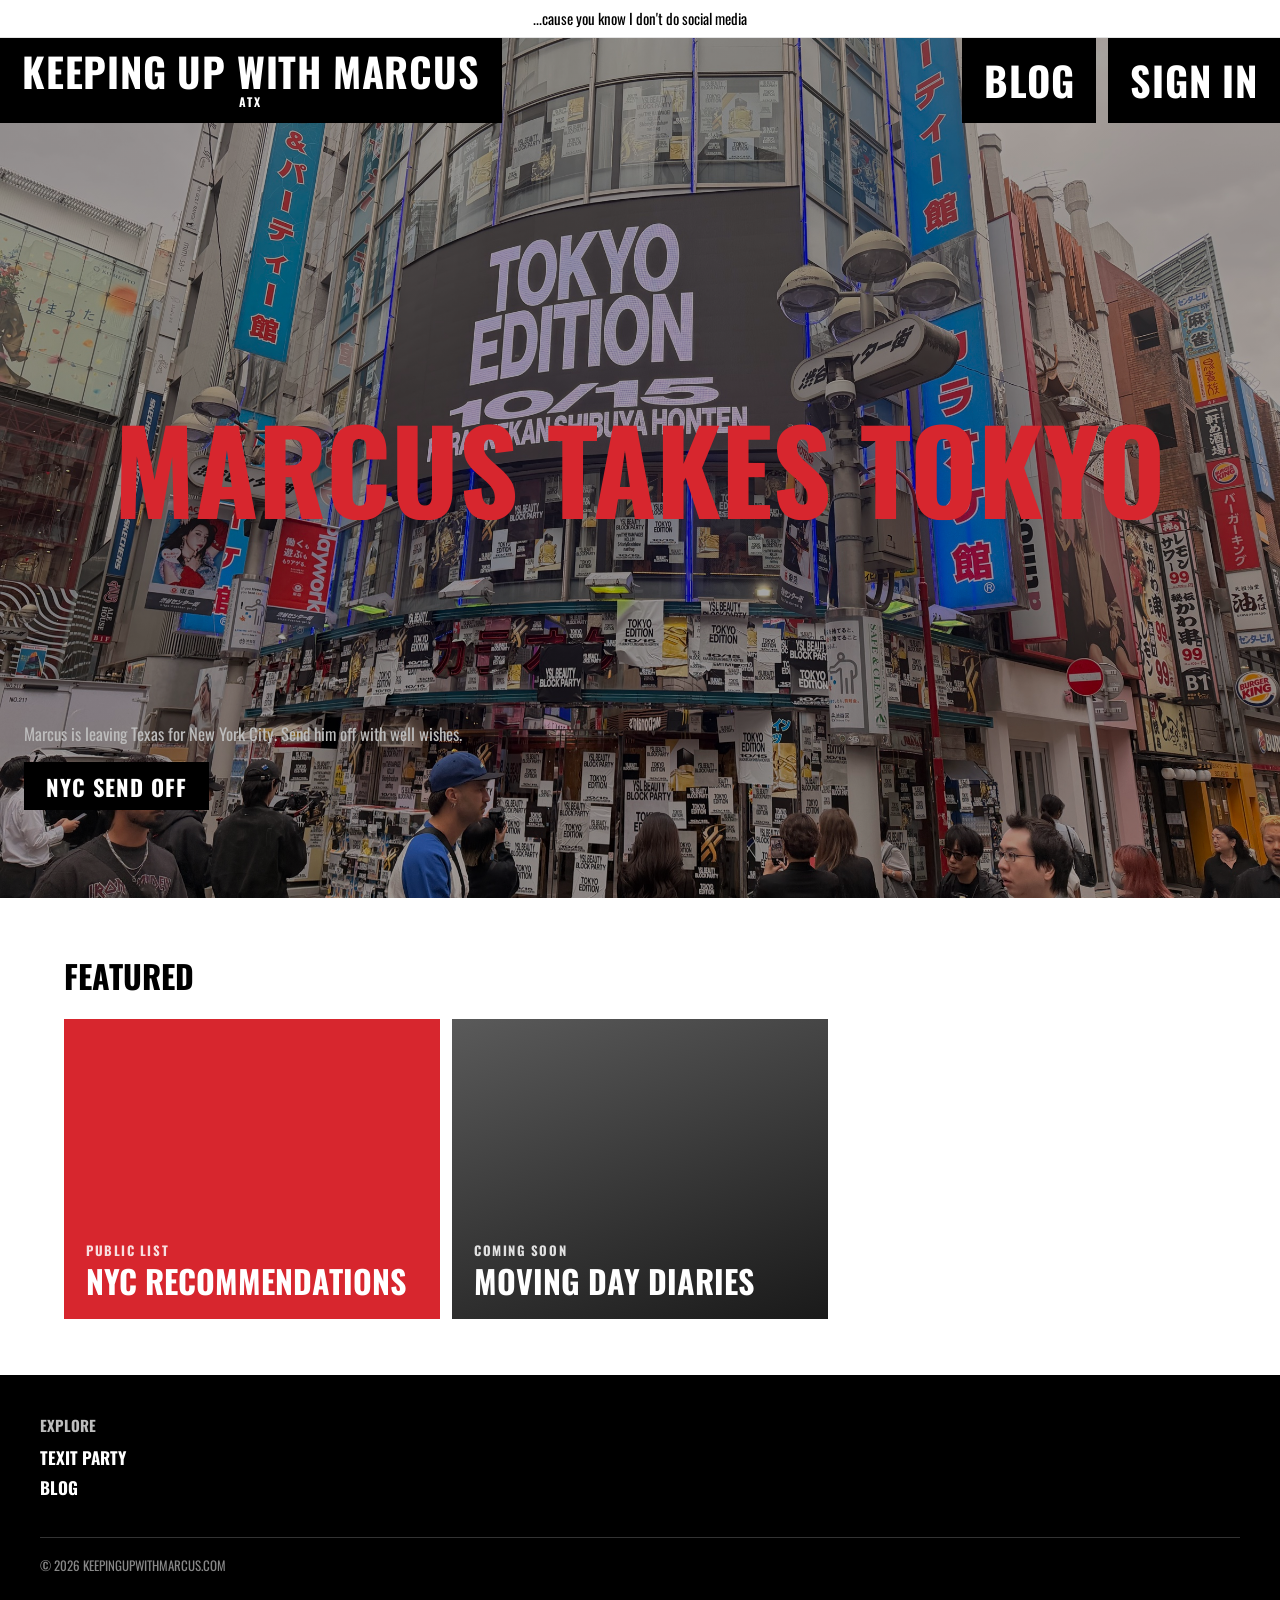
<file: index.html>
<!doctype html>
<html lang="en">
<head>
  <meta charset="utf-8">
  <meta name="viewport" content="width=device-width, initial-scale=1">
  <title>Keeping up with Marcus</title>
  <meta name="description" content="Keeping up with Marcus.">
  <link rel="preconnect" href="https://fonts.googleapis.com">
  <link rel="preconnect" href="https://fonts.gstatic.com" crossorigin>
  <link href="https://fonts.googleapis.com/css2?family=Oswald:wght@400;500;700&display=swap" rel="stylesheet">
  <link rel="stylesheet" href="styles.css">
</head>
<body>
  <div class="topbar">
    ...cause you know I don't do social media
  </div>

  <header class="hero">
    <a class="logo-block" href="./">
      <span class="logo-main">KEEPING UP WITH MARCUS</span>
      <span class="logo-sub">ATX</span>
    </a>

    <div class="hero-boxes">
      <a class="logo-block blog-block" href="blog/">
        <span class="logo-main">BLOG</span>
      </a>
      <a class="logo-block blog-block" href="login/">
        <span class="logo-main">SIGN IN</span>
      </a>
    </div>

    <h1 class="headline" aria-hidden="true">MARCUS TAKES TOKYO</h1>

    <div class="hero-copy">
      <p>Marcus is leaving Texas for New York City. Send him off with well wishes.</p>
      <a class="send-off-box" href="recommendations/">NYC Send Off</a>
    </div>

  </header>

  <main>
    <section class="section" id="updates">
      <h2>Featured</h2>
      <div class="tiles">
        <a class="tile tile-c" href="recommendations/">
          <small>Public list</small>
          <h3>NYC Recommendations</h3>
        </a>
        <div class="tile tile-b">
          <small>Coming soon</small>
          <h3>Moving Day Diaries</h3>
        </div>
      </div>
    </section>
  </main>

  <footer class="site-footer" id="contact">
    <div class="footer-cols">
      <div>
        <h4>Explore</h4>
        <a href="texit/">TEXIT Party</a>
        <a href="blog/">Blog</a>
      </div>
    </div>
    <p class="legal">&copy; <span id="year"></span> KeepingUpWithMarcus.com</p>
  </footer>

  <script>
    document.getElementById("year").textContent = new Date().getFullYear();
  </script>
</body>
</html>
</file>
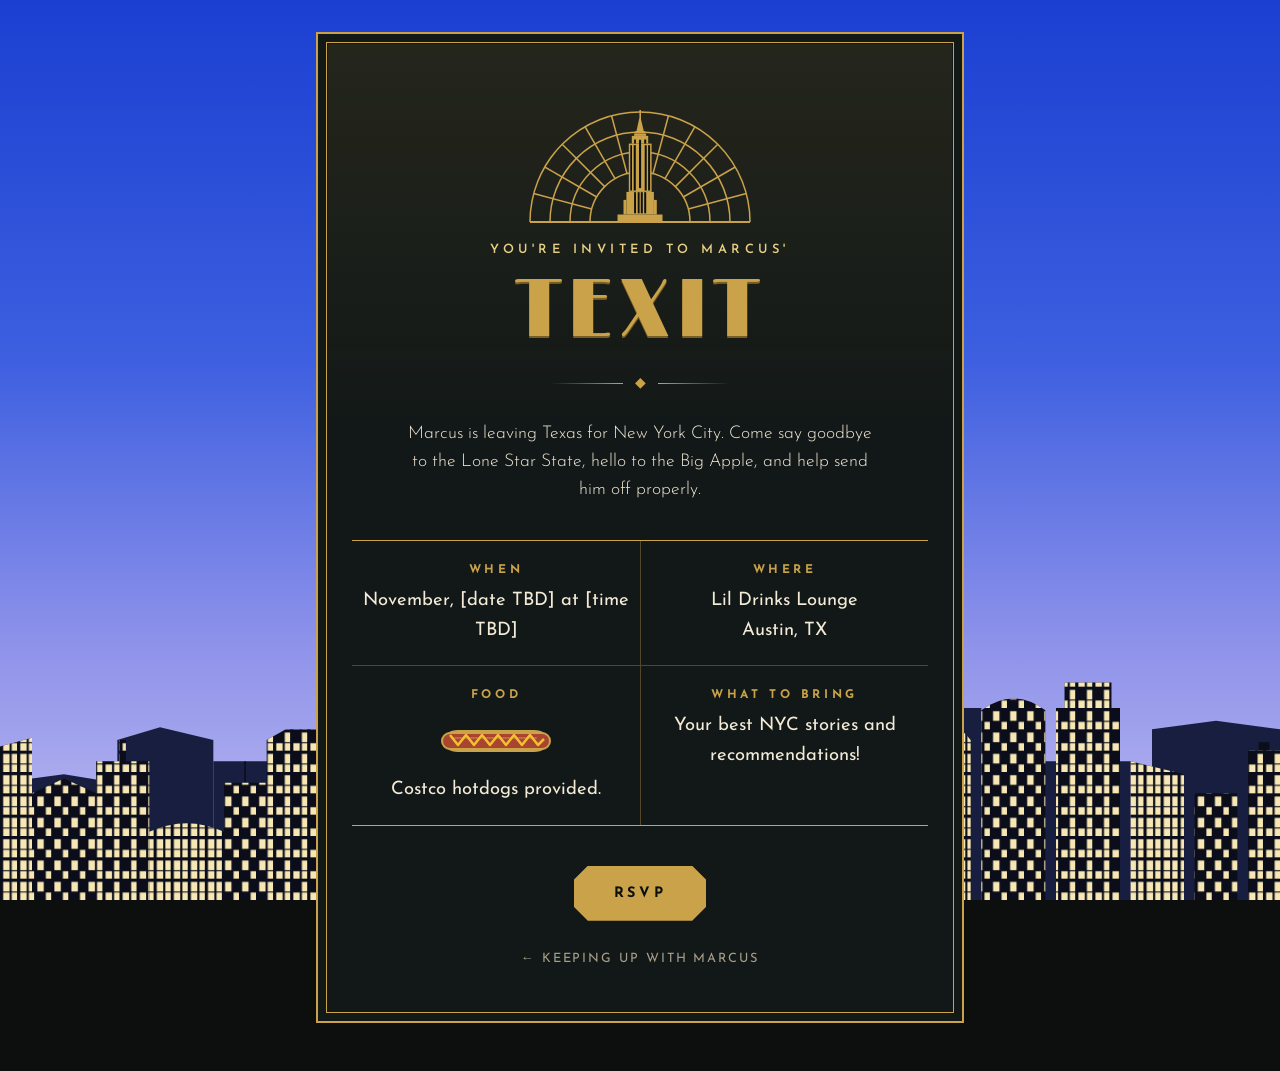
<file: texit/index.html>
<!doctype html>
<html lang="en">
<head>
  <meta charset="utf-8">
  <meta name="viewport" content="width=device-width, initial-scale=1">
  <title>TEXIT Party | Keeping up with Marcus</title>
  <meta name="description" content="You're invited to the TEXIT party: Marcus is moving to New York City.">
  <link rel="preconnect" href="https://fonts.googleapis.com">
  <link rel="preconnect" href="https://fonts.gstatic.com" crossorigin>
  <link href="https://fonts.googleapis.com/css2?family=Limelight&family=Josefin+Sans:wght@300;400;600;700&display=swap" rel="stylesheet">
  <style>
    :root {
      --ink: #0c0f0e;
      --panel: #131917;
      --gold: #c9a24a;
      --gold-light: #e8cf86;
      --cream: #f3ead7;
      --muted: #a89f8a;
    }

    * {
      box-sizing: border-box;
    }

    body {
      margin: 0;
      min-height: 100vh;
      background: var(--ink);
      color: var(--cream);
      font-family: "Josefin Sans", "Futura", "Century Gothic", sans-serif;
      font-weight: 400;
      line-height: 1.6;
    }

    /* Dusk sky behind the whole page */
    .sky {
      position: fixed;
      inset: 0;
      z-index: 0;
      background: linear-gradient(180deg, #1b3fd1 0%, #3d5fe0 40%, #8f93ea 72%, #c3bff2 100%);
    }

    /* Midtown skyline with lit windows, anchored to the bottom of the viewport */
    .skyline {
      position: fixed;
      left: 0;
      bottom: 0;
      width: 100%;
      height: auto;
      z-index: 0;
      pointer-events: none;
    }

    .page {
      position: relative;
      z-index: 1;
      max-width: 680px;
      margin: 0 auto;
      padding: 32px 16px 48px;
    }

    /* Stepped double-rule frame */
    .frame {
      position: relative;
      border: 2px solid var(--gold);
      padding: 10px;
      background: var(--panel);
    }

    .frame::before {
      content: "";
      position: absolute;
      inset: 8px;
      border: 1px solid var(--gold);
      pointer-events: none;
    }

    .inner {
      position: relative;
      text-align: center;
      padding: 48px 24px 40px;
      background:
        linear-gradient(180deg, rgba(201, 162, 74, 0.10), transparent 40%),
        rgba(19, 25, 23, 0.88);
    }

    /* Chrysler-style fan crest with an Empire State spire */
    .crest {
      display: block;
      width: 240px;
      height: auto;
      margin: 0 auto 8px;
    }

    .kicker {
      margin: 0 0 12px;
      color: var(--gold-light);
      font-weight: 600;
      letter-spacing: 0.35em;
      text-transform: uppercase;
      font-size: 0.8rem;
    }

    h1 {
      font-family: "Limelight", "Didot", serif;
      font-weight: 400;
      font-size: clamp(2.75rem, 11vw, 5rem);
      line-height: 1;
      margin: 0 0 8px;
      color: var(--gold);
      letter-spacing: 0.06em;
      text-shadow: 0 2px 0 #7a5d22;
    }

    .divider {
      display: flex;
      align-items: center;
      justify-content: center;
      gap: 12px;
      margin: 20px auto 24px;
      color: var(--gold);
      font-size: 0.9rem;
    }

    .divider::before,
    .divider::after {
      content: "";
      height: 1px;
      width: 72px;
      background: linear-gradient(90deg, transparent, var(--gold));
    }

    .divider::after {
      background: linear-gradient(270deg, transparent, var(--gold));
    }

    .lede {
      font-size: 1.1rem;
      color: var(--cream);
      max-width: 480px;
      margin: 0 auto 36px;
      font-weight: 300;
    }

    /* Details as deco tiles */
    .details {
      display: grid;
      grid-template-columns: 1fr;
      gap: 0;
      border-top: 1px solid var(--gold);
      border-bottom: 1px solid var(--gold);
      margin: 0 0 40px;
    }

    .detail {
      padding: 20px 8px;
    }

    .detail + .detail {
      border-top: 1px solid rgba(201, 162, 74, 0.35);
    }

    dt {
      color: var(--gold);
      font-size: 0.75rem;
      font-weight: 700;
      letter-spacing: 0.3em;
      text-transform: uppercase;
      margin-bottom: 6px;
    }

    dd {
      margin: 0;
      font-size: 1.15rem;
      color: var(--cream);
    }

    .hotdog {
      display: block;
      width: 120px;
      height: auto;
      margin: 0 auto 8px;
    }

    .rsvp {
      display: inline-block;
      position: relative;
      color: var(--ink);
      background: var(--gold);
      text-decoration: none;
      font-weight: 700;
      letter-spacing: 0.25em;
      text-transform: uppercase;
      font-size: 0.9rem;
      padding: 16px 40px;
      /* stepped corners */
      clip-path: polygon(14px 0, calc(100% - 14px) 0, 100% 14px, 100% calc(100% - 14px), calc(100% - 14px) 100%, 14px 100%, 0 calc(100% - 14px), 0 14px);
      transition: background 0.2s ease;
    }

    .rsvp:hover,
    .rsvp:focus-visible {
      background: var(--gold-light);
    }

    .back {
      display: inline-block;
      margin-top: 28px;
      color: var(--muted);
      font-size: 0.8rem;
      letter-spacing: 0.15em;
      text-transform: uppercase;
      text-decoration: none;
    }

    .back:hover {
      color: var(--gold-light);
    }

    @media (min-width: 560px) {
      .details {
        grid-template-columns: 1fr 1fr;
      }

      .detail + .detail {
        border-top: 0;
      }

      .detail:nth-child(n + 3) {
        border-top: 1px solid rgba(201, 162, 74, 0.35);
      }

      .detail:nth-child(even) {
        border-left: 1px solid rgba(201, 162, 74, 0.35);
      }
    }
  </style>
</head>
<body>
  <div class="sky" aria-hidden="true"></div>

  <svg class="skyline" viewBox="0 0 1200 300" preserveAspectRatio="xMidYMax meet" aria-hidden="true">
  <defs>
    <pattern id="wA" width="16" height="20" patternUnits="userSpaceOnUse">
      <rect x="3" y="3" width="6" height="9" fill="#f6e7b4"/>
      <rect x="11" y="3" width="6" height="9" fill="#f6e7b4"/>
      <rect x="3" y="13" width="6" height="9" fill="#f6e7b4"/>
      <rect x="11" y="13" width="6" height="9" fill="#f6e7b4"/>
    </pattern>
    <pattern id="wB" width="16" height="20" patternUnits="userSpaceOnUse">
      <rect x="3" y="3" width="6" height="9" fill="#f6e7b4"/>
      <rect x="11" y="13" width="6" height="9" fill="#f6e7b4"/>
    </pattern>
    <pattern id="wC" width="16" height="20" patternUnits="userSpaceOnUse">
      <rect x="11" y="3" width="6" height="9" fill="#f6e7b4"/>
      <rect x="3" y="13" width="6" height="9" fill="#f6e7b4"/>
      <rect x="11" y="13" width="6" height="9" fill="#f6e7b4"/>
    </pattern>
  </defs>

  <!-- back row, farther away, with varied rooftops -->
  <g fill="#171e3f">
    <path d="M0,300 V190 L60,182 L120,192 V300Z"/>
    <path d="M110,300 V150 L150,138 L200,150 V300Z"/>
    <path d="M200,300 V170 H310 V300Z"/>
    <path d="M330,300 V130 L365,122 L430,130 V300Z"/>
    <path d="M440,300 V180 H560 V300Z"/>
    <path d="M690,300 V150 L745,142 L800,150 V300Z"/>
    <path d="M820,300 V120 H920 V300Z"/>
    <path d="M940,300 V170 H1060 V300Z"/>
    <path d="M1080,300 V140 L1140,132 L1200,140 V300Z"/>
  </g>

  <!-- front row silhouettes -->
  <g fill="#0b0d1a">
    <path id="f1" d="M0,300 V156 L30,148 V300Z"/>
    <path id="f2" d="M30,300 V200 L60,186 L90,200 V300Z"/>
    <path id="f3" d="M90,300 V170 H112 V150 H118 V170 H140 V300Z"/>
    <path id="f4" d="M140,300 V236 Q175,220 210,236 V300Z"/>
    <path id="f5" d="M210,300 V190 H250 V300Z"/>
    <rect x="229" y="170" width="1.5" height="20"/>
    <path id="f6" d="M250,300 V150 L268,140 H310 V300Z"/>
    <path id="f7" d="M310,300 V200 H380 V300Z"/>
    <rect x="330" y="192" width="20" height="8"/>
    <path id="f8" d="M380,300 V172 L430,160 V300Z"/>
    <path id="f9" d="M430,300 V210 H490 V300Z"/>
    <path id="f10" d="M490,300 V150 H560 V300Z"/>
    <rect x="486" y="146" width="78" height="5"/>
    <!-- Empire State Building -->
    <rect x="556" y="210" width="80" height="90"/>
    <rect x="568" y="160" width="56" height="140"/>
    <rect x="578" y="124" width="36" height="176"/>
    <rect x="586" y="92" width="28" height="208"/>
    <rect x="592" y="74" width="16" height="226"/>
    <rect x="598.5" y="40" width="3" height="260"/>
    <polygon points="600,20 598.5,40 601.5,40"/>
    <path id="r1" d="M650,300 V140 L668,130 H720 V300Z"/>
    <rect x="670" y="122" width="16" height="8"/>
    <path id="r2" d="M730,300 V170 L755,150 L780,170 V300Z"/>
    <path id="r3" d="M790,300 V140 H805 V110 H835 V140 H850 V300Z"/>
    <path id="r4" d="M860,300 V150 Q885,118 910,150 V300Z"/>
    <path id="r5" d="M920,300 V122 Q950,100 980,122 V300Z"/>
    <path id="r6" d="M990,300 V120 H998 V96 H1042 V120 H1050 V300Z"/>
    <path id="r7" d="M1060,300 V170 L1110,182 V300Z"/>
    <path id="r8" d="M1120,300 V200 H1160 V300Z"/>
    <path id="r9" d="M1170,300 V160 H1200 V300Z"/>
    <rect x="1180" y="152" width="10" height="8"/>
  </g>

  <!-- lit windows on the front row, following the same outlines -->
  <g>
    <use href="#f1" fill="url(#wA)"/>
    <use href="#f2" fill="url(#wB)"/>
    <use href="#f3" fill="url(#wC)"/>
    <use href="#f4" fill="url(#wA)"/>
    <use href="#f5" fill="url(#wB)"/>
    <use href="#f6" fill="url(#wC)"/>
    <use href="#f7" fill="url(#wA)"/>
    <use href="#f8" fill="url(#wB)"/>
    <use href="#f9" fill="url(#wC)"/>
    <use href="#f10" fill="url(#wA)"/>
    <rect x="556" y="210" width="80" height="90" fill="url(#wA)"/>
    <rect x="568" y="160" width="56" height="140" fill="url(#wB)"/>
    <rect x="578" y="124" width="36" height="176" fill="url(#wC)"/>
    <rect x="586" y="92" width="28" height="208" fill="url(#wA)"/>
    <rect x="592" y="74" width="16" height="226" fill="url(#wB)"/>
    <use href="#r1" fill="url(#wC)"/>
    <use href="#r2" fill="url(#wA)"/>
    <use href="#r3" fill="url(#wC)"/>
    <use href="#r4" fill="url(#wA)"/>
    <use href="#r5" fill="url(#wB)"/>
    <use href="#r6" fill="url(#wC)"/>
    <use href="#r7" fill="url(#wA)"/>
    <use href="#r8" fill="url(#wB)"/>
    <use href="#r9" fill="url(#wC)"/>
  </g>
</svg>

  <main class="page">
    <div class="frame">
      <div class="inner">
        <svg class="crest" viewBox="0 0 240 140" aria-hidden="true" xmlns="http://www.w3.org/2000/svg" fill="none" stroke="#c9a24a" stroke-width="1.5">
          <!-- radiating fan, Chrysler Building crown style -->
          <g transform="translate(120 130)">
            <path d="M-110 0 A110 110 0 0 1 110 0"/>
            <path d="M-90 0 A90 90 0 0 1 90 0"/>
            <path d="M-70 0 A70 70 0 0 1 70 0"/>
            <path d="M-50 0 A50 50 0 0 1 50 0"/>
            <line x1="-50" y1="0" x2="50" y2="0"/>
            <line x1="-110" y1="0" x2="110" y2="0" stroke-width="2"/>
            <line x1="0" y1="0" x2="0" y2="-50" transform="rotate(-90)"/>
            <line x1="0" y1="-50" x2="0" y2="-110" transform="rotate(-75)"/>
            <line x1="0" y1="-50" x2="0" y2="-110" transform="rotate(-60)"/>
            <line x1="0" y1="-50" x2="0" y2="-110" transform="rotate(-45)"/>
            <line x1="0" y1="-50" x2="0" y2="-110" transform="rotate(-30)"/>
            <line x1="0" y1="-50" x2="0" y2="-110" transform="rotate(-15)"/>
            <line x1="0" y1="-50" x2="0" y2="-110" transform="rotate(15)"/>
            <line x1="0" y1="-50" x2="0" y2="-110" transform="rotate(30)"/>
            <line x1="0" y1="-50" x2="0" y2="-110" transform="rotate(45)"/>
            <line x1="0" y1="-50" x2="0" y2="-110" transform="rotate(60)"/>
            <line x1="0" y1="-50" x2="0" y2="-110" transform="rotate(75)"/>
            <line x1="0" y1="-50" x2="0" y2="-110" transform="rotate(90)"/>
          </g>
          <!-- Empire State Building: stepped Art Deco profile with tall window slots -->
          <g fill="#c9a24a" stroke="none">
            <rect x="119.4" y="18" width="1.6" height="9"/>
            <polygon points="119.2,26.6 120.8,26.6 124,39.9 116.3,39.9"/>
            <rect x="115.3" y="39" width="9.6" height="2.4"/>
            <rect x="114.1" y="41.5" width="12" height="2.4"/>
            <rect x="111.8" y="43.9" width="16.4" height="7.7"/>
            <rect x="108.8" y="51.6" width="22.8" height="48.3"/>
            <rect x="106.4" y="99.9" width="27.5" height="22.6"/>
            <rect x="103.5" y="107.9" width="2.9" height="14.6"/>
            <rect x="133.9" y="107.9" width="2.9" height="14.6"/>
            <rect x="97.5" y="122.5" width="45" height="7.5"/>
          </g>
          <g fill="#0c1210" stroke="none">
            <rect x="114.1" y="47.5" width="1.8" height="4.1"/>
            <rect x="124.2" y="47.5" width="2" height="4.1"/>
            <rect x="110.3" y="53.2" width="1.7" height="45.3"/>
            <rect x="113.7" y="53.2" width="2.1" height="45.3"/>
            <rect x="119" y="47.8" width="2.1" height="48.3"/>
            <rect x="124.7" y="53.2" width="2" height="45.3"/>
            <rect x="128.1" y="53.2" width="2" height="45.3"/>
            <rect x="114.1" y="100.2" width="1.9" height="21.1"/>
            <rect x="117.7" y="100.2" width="1.9" height="21.1"/>
            <rect x="120.8" y="100.2" width="2" height="21.1"/>
            <rect x="124.2" y="100.2" width="2" height="21.1"/>
          </g>
        </svg>

        <p class="kicker">You're invited to Marcus'</p>
        <h1>TEXIT</h1>

        <div class="divider" aria-hidden="true">&#9670;</div>

        <p class="lede">
          Marcus is leaving Texas for New York City. Come say goodbye to the Lone Star State,
          hello to the Big Apple, and help send him off properly.
        </p>

        <dl class="details">
          <div class="detail">
            <dt>When</dt>
            <dd>November, [date TBD] at [time TBD]</dd>
          </div>
          <div class="detail">
            <dt>Where</dt>
            <dd>Lil Drinks Lounge<br>Austin, TX</dd>
          </div>
          <div class="detail">
            <dt>Food</dt>
            <dd>
              <svg class="hotdog" viewBox="0 0 120 56" role="img" aria-label="Hotdog illustration" xmlns="http://www.w3.org/2000/svg">
                <!-- bun -->
                <path d="M10 30 Q10 20 22 20 L98 20 Q110 20 110 30 Q110 40 98 40 L22 40 Q10 40 10 30 Z" fill="#e8cf86" stroke="#c9a24a" stroke-width="2"/>
                <!-- sausage -->
                <rect x="6" y="22" width="108" height="16" rx="8" fill="#a8452f" stroke="#c9a24a" stroke-width="2"/>
                <!-- highlight -->
                <line x1="18" y1="27" x2="100" y2="27" stroke="#d9785f" stroke-width="2" stroke-linecap="round" opacity="0.6"/>
                <!-- mustard zigzag -->
                <polyline points="14,24 22,34 30,24 38,34 46,24 54,34 62,24 70,34 78,24 86,34 94,24 102,34 108,28" fill="none" stroke="#f2c12e" stroke-width="2.5" stroke-linejoin="round"/>
              </svg>
              Costco hotdogs provided.
            </dd>
          </div>
          <div class="detail">
            <dt>What to bring</dt>
            <dd>Your best NYC stories and recommendations!</dd>
          </div>
        </dl>

        <a class="rsvp" href="mailto:Marcus@Albrook.com?subject=TEXIT%20RSVP">RSVP</a>

        <div>
          <a class="back" href="../">&larr; Keeping up with Marcus</a>
        </div>
      </div>
    </div>
  </main>
</body>
</html>
</file>
<file: styles.css>
:root {
  --red: #d7262e;
  --white: #fff;
  --black: #000;
  --grey: #bdbdbd;
  --dark: #111;
  --line: #e4e4e4;
}

* {
  box-sizing: border-box;
}

body {
  margin: 0;
  background: var(--white);
  color: var(--black);
  font-family: "Franklin Gothic Extra Condensed", "Franklin Gothic Demi Cond", "Oswald", "Arial Narrow", sans-serif;
  font-size: 18px;
  line-height: 1.4;
  -webkit-font-smoothing: antialiased;
}

a {
  color: inherit;
}

/* Top bar */
.topbar {
  background: var(--white);
  color: var(--black);
  text-align: center;
  font-size: 15px;
  padding: 8px 16px;
  border-bottom: 1px solid var(--line);
}

.topbar a {
  font-weight: 700;
  text-transform: uppercase;
  text-decoration: none;
}

.topbar a:hover {
  text-decoration: underline;
}

/* Hero: full-bleed, with the logo block and nav over the image */
.hero {
  position: relative;
  min-height: calc(100vh - 40px);
  color: var(--white);
  background:
    linear-gradient(rgba(0, 0, 0, 0.35), rgba(0, 0, 0, 0.35)),
    url("images/hero.jpg") center / cover no-repeat;
  overflow: hidden;
}

.logo-block {
  position: absolute;
  top: 0;
  left: 0;
  z-index: 2;
  background: var(--black);
  padding: 14px 22px 12px;
  text-decoration: none;
  color: var(--white);
  text-align: center;
}

/* Top-right boxes (BLOG and SIGN IN) sit side by side in one container. */
.hero-boxes {
  position: absolute;
  top: 0;
  right: 0;
  z-index: 2;
  display: flex;
  gap: 12px;
}

.hero-boxes .logo-block {
  position: static;
  padding: 23.4px 22px;
}

.logo-block .logo-main {
  display: block;
  font-size: 40px;
  font-weight: 700;
  line-height: 0.95;
  letter-spacing: 0.02em;
  text-transform: uppercase;
}

.logo-block .logo-sub {
  display: block;
  margin-top: 4px;
  font-size: 12px;
  font-weight: 700;
  letter-spacing: 0.18em;
  text-transform: uppercase;
}

/* Nav row, across the top of the hero */
.nav {
  position: absolute;
  top: 26px;
  left: 240px;
  right: 24px;
  z-index: 2;
  display: flex;
  flex-wrap: wrap;
  justify-content: flex-end;
  gap: 22px;
}

.nav a {
  font-size: 17px;
  font-weight: 700;
  letter-spacing: 0.04em;
  text-transform: uppercase;
  text-decoration: none;
  color: var(--white);
}

.nav a:hover {
  text-decoration: underline;
  text-underline-offset: 4px;
}

/* Giant headline */
.headline {
  position: absolute;
  left: 0;
  right: 0;
  top: 50%;
  transform: translateY(-50%);
  margin: 0;
  padding: 0 16px;
  text-align: center;
  color: var(--red);
  font-size: clamp(2.5rem, 9vw, 13rem);
  font-weight: 700;
  line-height: 0.9;
  text-transform: uppercase;
  white-space: nowrap;
  overflow: hidden;
}

/* Lower-left copy and button */
.hero-copy {
  position: absolute;
  left: 24px;
  bottom: 88px;
  z-index: 2;
  max-width: 560px;
}

.hero-copy h2 {
  margin: 0 0 10px;
  font-size: clamp(1.6rem, 4vw, 2.4rem);
  font-weight: 700;
  line-height: 1;
  text-transform: uppercase;
}

.hero-copy p {
  margin: 0;
  font-size: 1.05rem;
  color: var(--grey);
}

/* Box under the hero copy for the NYC send-off */
.send-off-box {
  display: inline-block;
  margin-top: 16px;
  background: var(--black);
  color: var(--white);
  padding: 14px 22px 12px;
  text-decoration: none;
  font-size: 1.4rem;
  font-weight: 700;
  line-height: 1;
  letter-spacing: 0.04em;
  text-transform: uppercase;
}

/* Black pill, like the "Get 10% Off" button */
.pill {
  position: absolute;
  left: 24px;
  bottom: 24px;
  z-index: 2;
  display: inline-flex;
  align-items: center;
  gap: 14px;
  padding: 14px 22px;
  background: var(--black);
  color: var(--white);
  font-size: 18px;
  font-weight: 700;
  letter-spacing: 0.04em;
  text-transform: uppercase;
  text-decoration: none;
}

.pill:hover {
  background: var(--red);
}

/* Lower sections */
.section {
  max-width: 1200px;
  margin: 0 auto;
  padding: 56px 24px;
}

.section h2 {
  margin: 0 0 20px;
  font-size: 2rem;
  font-weight: 700;
  text-transform: uppercase;
}

.tiles {
  display: grid;
  grid-template-columns: 1fr;
  gap: 12px;
}

.tile {
  position: relative;
  display: flex;
  flex-direction: column;
  justify-content: flex-end;
  min-height: 300px;
  padding: 22px;
  color: var(--white);
  text-decoration: none;
  background: #222;
}

.tile-a {
  background: linear-gradient(160deg, #3b3026, #0b0907);
}

.tile-b {
  background: linear-gradient(160deg, #5a5a5a, #1a1a1a);
}

.tile-c {
  background: var(--red);
}

.tile small {
  font-size: 13px;
  font-weight: 700;
  letter-spacing: 0.12em;
  text-transform: uppercase;
  opacity: 0.85;
}

.tile h3 {
  margin: 6px 0 0;
  font-size: 2rem;
  font-weight: 700;
  line-height: 1;
  text-transform: uppercase;
}

.tile:hover h3 {
  text-decoration: underline;
  text-underline-offset: 5px;
}

/* Footer */
.site-footer {
  background: var(--black);
  color: var(--white);
  padding: 40px 24px 28px;
}

.footer-cols {
  max-width: 1200px;
  margin: 0 auto;
  display: grid;
  grid-template-columns: 1fr;
  gap: 24px;
}

.footer-cols h4 {
  margin: 0 0 10px;
  font-size: 15px;
  font-weight: 700;
  text-transform: uppercase;
  color: var(--grey);
}

.footer-cols a {
  display: block;
  margin-bottom: 6px;
  font-size: 17px;
  font-weight: 700;
  text-transform: uppercase;
  text-decoration: none;
}

.footer-cols a:hover {
  text-decoration: underline;
}

.legal {
  max-width: 1200px;
  margin: 32px auto 0;
  padding-top: 18px;
  border-top: 1px solid #333;
  font-size: 13px;
  color: #888;
  text-transform: uppercase;
}

@media (min-width: 700px) {
  .tiles {
    grid-template-columns: 1fr 1fr;
  }

  .footer-cols {
    grid-template-columns: repeat(3, 1fr);
  }
}

@media (min-width: 960px) {
  .tiles {
    grid-template-columns: 1fr 1fr 1fr;
  }

  .tile-wide {
    grid-column: span 2;
  }
}

@media (max-width: 720px) {
  .logo-block {
    position: static;
    display: inline-block;
  }

  .nav {
    position: static;
    justify-content: center;
    padding: 16px;
    background: #000;
  }

  .hero {
    min-height: auto;
    padding-bottom: 200px;
  }

  .headline {
    position: relative;
    top: auto;
    transform: none;
    padding-top: 60px;
    font-size: 4.5rem;
  }

  .hero-copy {
    bottom: 80px;
  }
}
</file>
